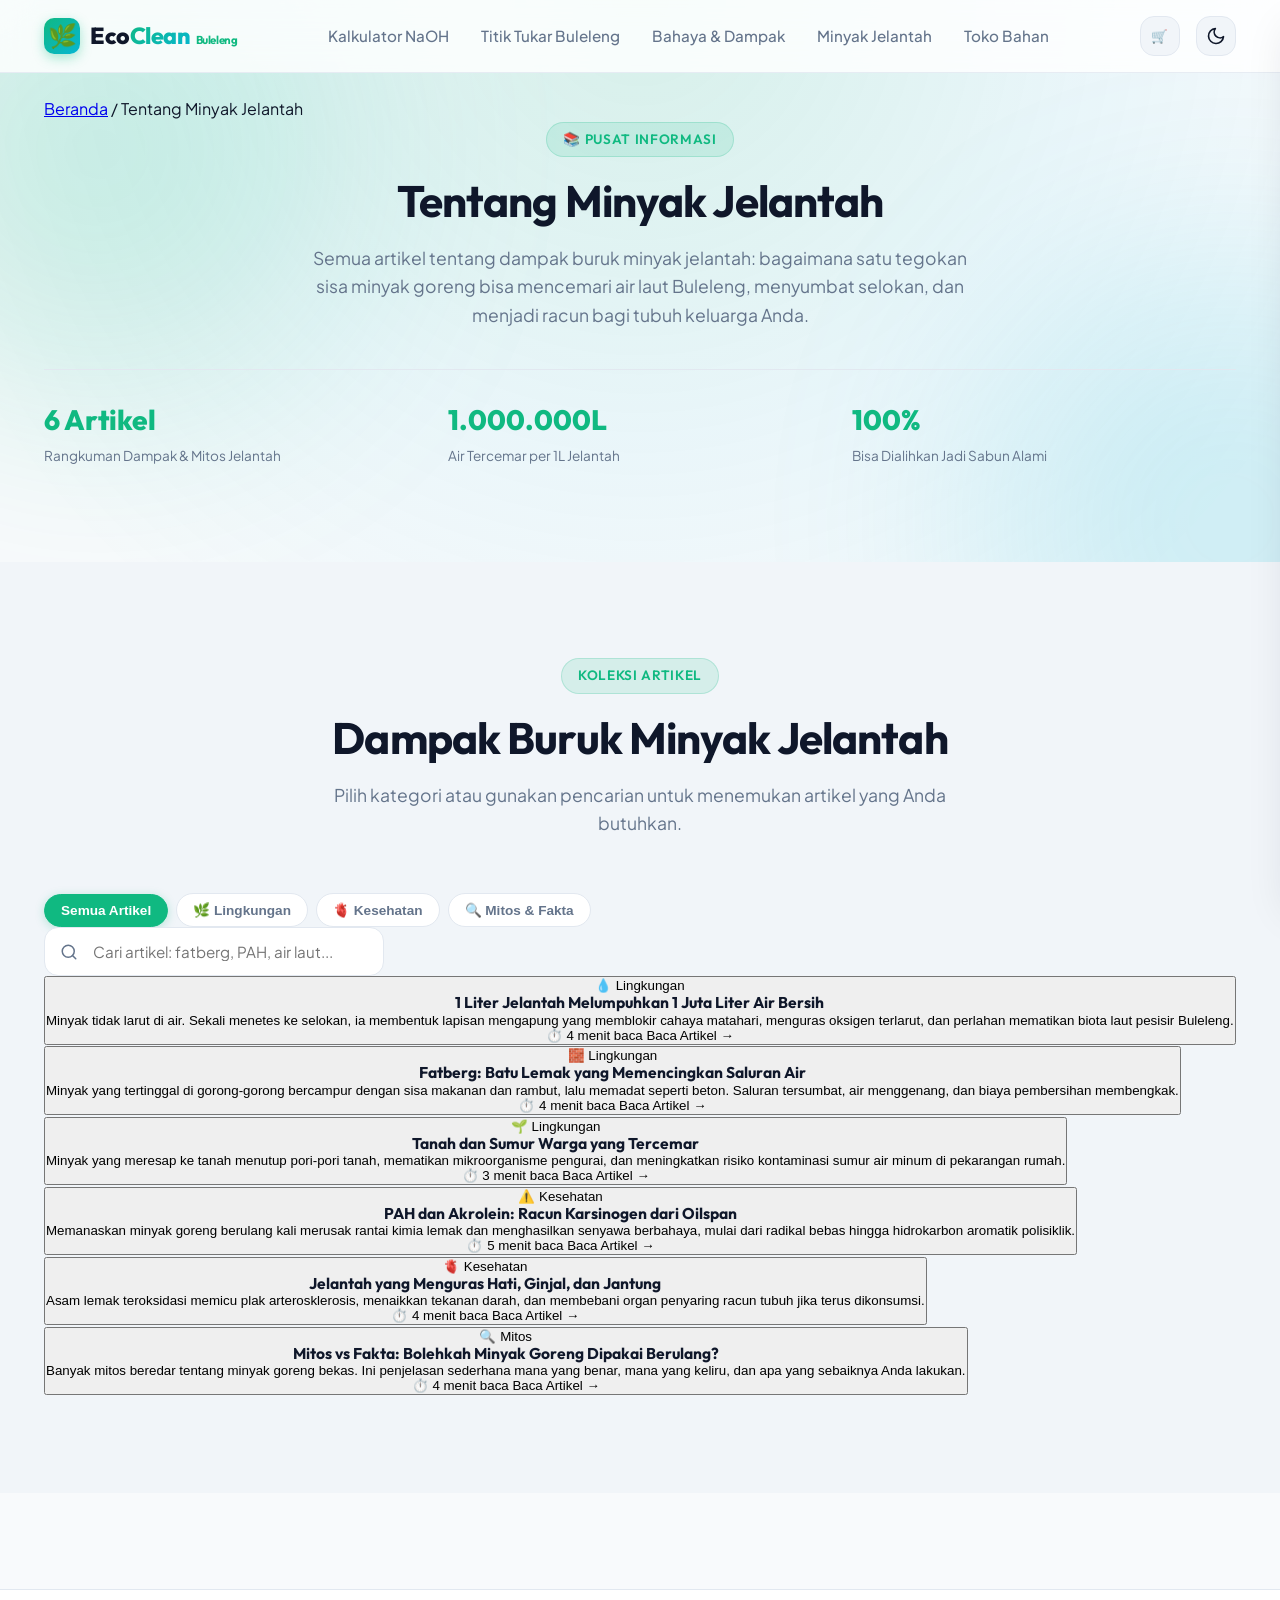
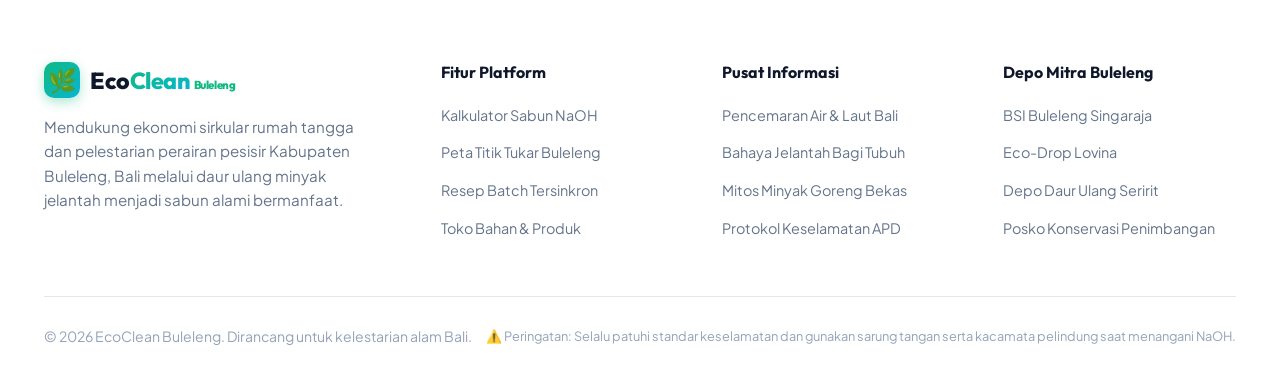
<file: tentang-minyak-jelantah.html>
<!DOCTYPE html>
<html lang="id" data-theme="light">
<head>
  <meta charset="UTF-8">
  <meta name="viewport" content="width=device-width, initial-scale=1.0">

  <!-- Optimasi SEO & Metadata Bahasa Indonesia -->
  <title>Tentang Minyak Jelantah - Bahaya Limbah Minyak Goreng Bekas | EcoClean Buleleng</title>
  <meta name="description" content="Kumpulan artikel tentang dampak buruk minyak jelantah bagi lingkungan dan tubuh: pencemaran air laut Bali, fatberg di selokan, tanah dan sumur tercemar, senyawa karsinogen PAH, hingga mitos minyak goreng ulang.">
  <meta name="keywords" content="bahaya minyak jelantah, dampak minyak jelantah, pencemaran minyak goreng, fatberg, PAH minyak goreng, minyak jelantah buleleng, dampak jelantah kesehatan">
  <meta name="author" content="EcoClean Buleleng">

  <!-- Open Graph / Berbagi Sosial Media -->
  <meta property="og:type" content="article">
  <meta property="og:title" content="Tentang Minyak Jelantah - Bahaya Limbah Minyak Goreng Bekas">
  <meta property="og:description" content="Enam artikel tentang dampak buruk minyak jelantah bagi laut Bali, saluran air, tanah, dan kesehatan keluarga.">
  <meta property="og:image" content="assets/images/hero-soap.jpg">

  <!-- Favicon -->
  <link rel="icon" href="data:image/svg+xml,<svg xmlns=%22http://www.w3.org/2000/svg%22 viewBox=%220 0 100 100%22><text y=%22.9em%22 font-size=%2290%22>🌿</text></svg>">

  <!-- Sistem Desain Kustom -->
  <link rel="stylesheet" href="css/style.css">

  <!-- Data Terstruktur JSON-LD untuk SEO -->
  <script type="application/ld+json">
  {
    "@context": "https://schema.org",
    "@type": "CollectionPage",
    "name": "Tentang Minyak Jelantah",
    "description": "Kumpulan artikel dampak buruk minyak jelantah bagi lingkungan dan kesehatan.",
    "inLanguage": "id-ID",
    "isPartOf": {
      "@type": "WebSite",
      "name": "EcoClean Buleleng"
    },
    "mainEntity": {
      "@type": "ItemList",
      "itemListElement": [
        { "@type": "ListItem", "position": 1, "name": "1 Liter Jelantah Melumpuhkan 1 Juta Liter Air Bersih" },
        { "@type": "ListItem", "position": 2, "name": "Fatberg: Batu Lemak yang Memencingkan Saluran Air" },
        { "@type": "ListItem", "position": 3, "name": "Tanah dan Sumur Warga yang Tercemar" },
        { "@type": "ListItem", "position": 4, "name": "PAH dan Akrolein: Racun Karsinogen dari Oilspan" },
        { "@type": "ListItem", "position": 5, "name": "Jelantah yang Menguras Hati, Ginjal, dan Jantung" },
        { "@type": "ListItem", "position": 6, "name": "Mitos vs Fakta: Bolehkah Minyak Goreng Dipakai Berulang?" }
      ]
    }
  }
  </script>
</head>
<body>

  <!-- Efek Cahaya Latar Belakang -->
  <div class="bg-ambient-lights" aria-hidden="true">
    <div class="ambient-blob-1"></div>
    <div class="ambient-blob-2"></div>
  </div>

  <!-- Bilah Navigasi Utama -->
  <header class="navbar" id="mainNavbar">
    <div class="container nav-container">
      <a href="index.html" class="brand-logo" id="brandLogo">
        <div class="logo-icon">🌿</div>
        <span>Eco<span class="gradient-text">Clean</span> <small style="font-size: 0.72rem; color: var(--primary); font-weight: 700; margin-left: 2px;">Buleleng</small></span>
      </a>

      <nav aria-label="Navigasi Utama">
        <ul class="nav-links">
          <li><a href="index.html#calculator" class="nav-link">Kalkulator NaOH</a></li>
          <li><a href="index.html#locator" class="nav-link">Titik Tukar Buleleng</a></li>
          <li><a href="index.html#education" class="nav-link">Bahaya &amp; Dampak</a></li>
          <li><a href="#daftar-artikel" class="nav-link current">Minyak Jelantah</a></li>
          <li><a href="index.html#shop" class="nav-link">Toko Bahan</a></li>
        </ul>
      </nav>

      <div class="nav-actions">
        <button id="cartToggleBtn" class="theme-toggle-btn" aria-label="Keranjang Belanja" title="Keranjang Belanja" style="position: relative;">
          🛒<span id="cartCountBadge" class="cart-count-badge" style="display: none;">0</span>
        </button>
        <button id="themeToggleBtn" class="theme-toggle-btn" aria-label="Ubah Mode Gelap/Terang" title="Ubah Tema">
          <svg width="20" height="20" viewBox="0 0 24 24" fill="none" stroke="currentColor" stroke-width="2" stroke-linecap="round" stroke-linejoin="round"><path d="M21 12.79A9 9 0 1 1 11.21 3 7 7 0 0 0 21 12.79z"/></svg>
        </button>
        <button id="mobileMenuBtn" class="mobile-menu-btn" aria-label="Buka Menu Navigasi">
          <svg width="24" height="24" viewBox="0 0 24 24" fill="none" stroke="currentColor" stroke-width="2" stroke-linecap="round" stroke-linejoin="round"><line x1="3" y1="12" x2="21" y2="12"></line><line x1="3" y1="6" x2="21" y2="6"></line><line x1="3" y1="18" x2="21" y2="18"></line></svg>
        </button>
      </div>
    </div>
  </header>

  <main>
    <!-- Kepala Halaman: Tentang Minyak Jelantah -->
    <section class="article-hero" id="top">
      <div class="container">
        <nav class="article-breadcrumb" aria-label="Remah Roti">
          <a href="index.html">Beranda</a>
          <span>/</span>
          <span aria-current="page">Tentang Minyak Jelantah</span>
        </nav>

        <div class="section-header" style="margin-bottom: 40px;">
          <span class="section-tag">📚 Pusat Informasi</span>
          <h1 class="section-title">Tentang Minyak Jelantah</h1>
          <p class="section-desc">
            Semua artikel tentang dampak buruk minyak jelantah: bagaimana satu tegokan sisa minyak goreng bisa mencemari air laut Buleleng, menyumbat selokan, dan menjadi racun bagi tubuh keluarga Anda.
          </p>
        </div>

        <div class="hero-stats-row">
          <div class="hero-stat-card">
            <div class="stat-val" id="articleTotalCount">6 Artikel</div>
            <div class="stat-lbl">Rangkuman Dampak &amp; Mitos Jelantah</div>
          </div>
          <div class="hero-stat-card">
            <div class="stat-val">1.000.000L</div>
            <div class="stat-lbl">Air Tercemar per 1L Jelantah</div>
          </div>
          <div class="hero-stat-card">
            <div class="stat-val">100%</div>
            <div class="stat-lbl">Bisa Dialihkan Jadi Sabun Alami</div>
          </div>
        </div>
      </div>
    </section>

    <!-- Daftar Artikel (Grid + Filter + Pencarian) -->
    <section id="daftar-artikel" style="background: var(--bg-subtle);">
      <div class="container">
        <div class="section-header">
          <span class="section-tag">Koleksi Artikel</span>
          <h2 class="section-title">Dampak Buruk Minyak Jelantah</h2>
          <p class="section-desc">
            Pilih kategori atau gunakan pencarian untuk menemukan artikel yang Anda butuhkan.
          </p>
        </div>

        <div class="article-controls-bar">
          <div class="filter-pills-group" style="margin-bottom: 0;">
            <button class="filter-pill article-filter-pill active" data-category="all">Semua Artikel</button>
            <button class="filter-pill article-filter-pill" data-category="Lingkungan">🌿 Lingkungan</button>
            <button class="filter-pill article-filter-pill" data-category="Kesehatan">🫀 Kesehatan</button>
            <button class="filter-pill article-filter-pill" data-category="Mitos">🔍 Mitos &amp; Fakta</button>
          </div>

          <div class="search-input-group" style="max-width: 340px;">
            <svg width="18" height="18" viewBox="0 0 24 24" fill="none" stroke="currentColor" stroke-width="2" stroke-linecap="round" stroke-linejoin="round"><circle cx="11" cy="11" r="8"></circle><line x1="21" y1="21" x2="16.65" y2="16.65"></line></svg>
            <input type="text" id="articleSearchInput" placeholder="Cari artikel: fatberg, PAH, air laut..." aria-label="Cari artikel">
          </div>
        </div>

        <div class="article-grid" id="articleGrid">
          <!-- Dimuat secara dinamis via js/articles.js -->
        </div>
      </div>
    </section>

    <!-- Pembaca Artikel (tampil saat kartu diklik) -->
    <section id="articleReader" hidden>
      <div class="container">
        <div class="article-reader-shell">
          <button id="articleBackBtn" class="btn btn-secondary btn-sm article-back-btn">
            <span>&larr;</span>
            <span>Kembali ke Daftar Artikel</span>
          </button>

          <div id="articleReaderBody">
            <!-- Artikel statis dipindahkan ke sini oleh js/articles.js -->
          </div>

          <div id="articleReaderRelated" class="article-related-box"></div>

          <div class="article-reader-cta">
            <div>
              <h3>Jangan biarkan jelantah jadi masalah</h3>
              <p>Tukar di titik terdekat, atau olah sendiri menjadi sabun alami biodegradabel.</p>
            </div>
            <div class="article-reader-cta-actions">
              <a href="index.html#locator" class="btn btn-primary btn-sm">📍 Cari Titik Tukar</a>
              <a href="index.html#calculator" class="btn btn-secondary btn-sm">🧪 Hitung Takaran Sabun</a>
            </div>
          </div>
        </div>
      </div>
    </section>

    <!-- Pool Penyimpanan Node Artikel Static -->
    <div id="articleSourcePool" hidden>
      <article class="article-full" id="art-1">
        <header class="article-full-header">
          <div class="article-full-meta">
            <span class="article-cat-tag">Lingkungan</span>
            <span class="article-full-read">💧 4 menit baca</span>
          </div>
          <h2 class="article-full-title">1 Liter Jelantah Melumpuhkan 1 Juta Liter Air Bersih</h2>
          <p class="article-full-excerpt">
            Minyak tidak larut di air. Sekali menetes ke selokan, ia membentuk lapisan mengapung yang memblokir cahaya matahari, menguras oksigen terlarut, dan perlahan mematikan biota laut pesisir Buleleng.
          </p>
        </header>

        <div class="article-full-body">
          <p>
            Banyak keluarga mengira sedikit minyak di selokan akan hilang sendiri bersama air hujan.
            Kenyataannya, minyak goreng memiliki berat jenis lebih ringan daripada air sehingga
            membentuk lapisan mengapung di permukaan yang tidak larut dan tidak mudah terurai
            secara alami.
          </p>
          <p>
            Di Kabupaten Buleleng, saluran air dan sungai yang bermuara ke perairan Lovina serta
            Pantai Penimbangan menerima limpasan minyak goreng dari rumah tangga dan warung makan
            setiap hari. Satu botol minyak 1 liter yang terbuang ke saluran air bisa melapisi
            area luasan yang sangat luas dan bertahan berbulan-bulan.
          </p>

          <h3>Minyak Mengapung, Kehidupan Mati</h3>
          <p>
            Begitu minyak membentuk lapisan di permukaan, cahaya matahari tidak lagi mencapai dasar
            perairan. Tanpa cahaya, plankton kehilangan sumber energi utama mereka dan proses
            fotosintesis terhenti. Oksigen yang seharusnya terlarut juga habis karena diuraikan oleh
            mikroorganisme pengurai minyak. Hasilnya kondisi <strong>anoxia</strong>: air yang secara
            kimia masih terlihat bersih, tetapi seluruh kehidupan di dalamnya mati.
          </p>
          <ul>
            <li>Terumbu karang kehilangan sumber makanan berupa plankton dan alga, lalu pucat dan mati.</li>
            <li>Ikan-ikan kecil dan larva udang ikut mati sehingga rantai makanan di laut terputus.</li>
            <li>Burung dan penyu laut kehilangan sumber makanan di daerah pesisir.</li>
            <li>Minyak yang menempel pada karang sulit dibersihkan, sehingga kerusakan berlanjut berbulan-bulan.</li>
          </ul>

          <h3>Air Minum Keluarga pun Berisiko</h3>
          <p>
            Minyak yang meresap ke tanah juga dapat merambat ke sumber air tanah. Sumur warga yang
            tidak terlindungi berisiko terkontaminasi, terutama saat musim hujan ketika air permukaan
            membawa lebih banyak minyak ke dalam tanah.
          </p>

          <div class="article-callout danger">
            <strong>⚠️ Ingat:</strong> jangan pernah menuangkan jelantah ke wastafel, wc, got, atau
            saluran air. Kumpulkan dalam wadah tertutup, lalu tukarkan atau olah menjadi sabun.
          </div>

          <h3>Yang Bisa Anda Lakukan Mulai Hari Ini</h3>
          <ul>
            <li>Simpan jelantah dalam botol air mineral bersih, tutup rapat, dan beri label tanggal.</li>
            <li>Tukar atau olah minimal setiap 5 liter melalui bank sampah atau depot Jelantah terdekat.</li>
            <li>Ubah menjadi sabun melalui Kalkulator NaOH agar tidak terbuang sia-sia.</li>
          </ul>
        </div>

        <footer class="article-full-footer">
          <span class="article-source-note">
            Rangkuman materi edukasi EcoClean Buleleng. Angka 1.000.000 liter air per 1 liter minyak
            umum dipakai pada materi kesadaran lingkungan.
          </span>
        </footer>
      </article>
      <!-- ARTICLES -->
    </div>
  </main>

  <!-- Keranjang Belanja Floating Drawer -->
  <div id="cartDrawer" class="cart-drawer">
    <div class="cart-drawer-header">
      <div class="cart-drawer-title">
        <span>🛒 Keranjang Belanja</span>
      </div>
      <button id="closeCartBtn" class="close-cart-btn" aria-label="Tutup Keranjang">&times;</button>
    </div>
    <div id="cartItemsList" class="cart-items-body">
      <!-- Dimuat dinamis via js/shop.js -->
    </div>
    <div class="cart-drawer-footer">
      <div class="cart-total-row">
        <span>Total Pembayaran:</span>
        <span id="cartTotalPrice" style="color: var(--primary);">Rp 0</span>
      </div>
      <button id="checkoutWaBtn" class="btn btn-primary" style="width: 100%;">
        <span>Pesan via WhatsApp</span>
        <span>💬 &rarr;</span>
      </button>
    </div>
  </div>

  <!-- Kaki Halaman (Footer) -->
  <footer class="footer">
    <div class="container">
      <div class="footer-grid">
        <div class="footer-brand">
          <a href="index.html" class="brand-logo">
            <div class="logo-icon">🌿</div>
            <span>Eco<span class="gradient-text">Clean</span> <small style="font-size: 0.72rem; color: var(--primary);">Buleleng</small></span>
          </a>
          <p>
            Mendukung ekonomi sirkular rumah tangga dan pelestarian perairan pesisir Kabupaten Buleleng, Bali melalui daur ulang minyak jelantah menjadi sabun alami bermanfaat.
          </p>
        </div>

        <div class="footer-col">
          <h5>Fitur Platform</h5>
          <ul>
            <li><a href="index.html#calculator">Kalkulator Sabun NaOH</a></li>
            <li><a href="index.html#locator">Peta Titik Tukar Buleleng</a></li>
            <li><a href="index.html#tutorial">Resep Batch Tersinkron</a></li>
            <li><a href="index.html#shop">Toko Bahan &amp; Produk</a></li>
          </ul>
        </div>

        <div class="footer-col">
          <h5>Pusat Informasi</h5>
          <ul>
            <li><a href="tentang-minyak-jelantah.html#artikel/art-1">Pencemaran Air &amp; Laut Bali</a></li>
            <li><a href="tentang-minyak-jelantah.html#artikel/art-4">Bahaya Jelantah Bagi Tubuh</a></li>
            <li><a href="tentang-minyak-jelantah.html#artikel/art-6">Mitos Minyak Goreng Bekas</a></li>
            <li><a href="index.html#tutorial">Protokol Keselamatan APD</a></li>
          </ul>
        </div>

        <div class="footer-col">
          <h5>Depo Mitra Buleleng</h5>
          <ul>
            <li><a href="index.html#locator">BSI Buleleng Singaraja</a></li>
            <li><a href="index.html#locator">Eco-Drop Lovina</a></li>
            <li><a href="index.html#locator">Depo Daur Ulang Seririt</a></li>
            <li><a href="index.html#locator">Posko Konservasi Penimbangan</a></li>
          </ul>
        </div>
      </div>

      <div class="footer-bottom">
        <div>&copy; 2026 EcoClean Buleleng. Dirancang untuk kelestarian alam Bali.</div>
        <div style="font-size: 0.8rem; color: var(--text-dim);">
          ⚠️ Peringatan: Selalu patuhi standar keselamatan dan gunakan sarung tangan serta kacamata pelindung saat menangani NaOH.
        </div>
      </div>
    </div>
  </footer>

  <!-- Modul Logika Aplikasi -->
  <script src="js/data.js"></script>
  <script src="js/shop.js"></script>
  <script src="js/articles.js"></script>
  <script src="js/app.js"></script>
</body>
</html>
</file>
<file: css/style.css>
/* ==========================================================================
   EcoClean Design System & Global Styles
   ========================================================================== */

@import url('https://fonts.googleapis.com/css2?family=Outfit:wght@400;500;600;700;800&family=Plus+Jakarta+Sans:wght@400;500;600;700&family=JetBrains+Mono:wght@400;600&display=swap');

:root {
  /* Color Palette - Forest & Eco Luminescence */
  --primary: #10b981;
  --primary-hover: #059669;
  --primary-glow: rgba(16, 185, 129, 0.25);
  --primary-subtle: rgba(16, 185, 129, 0.12);
  
  --secondary: #06b6d4;
  --secondary-glow: rgba(6, 182, 212, 0.2);

  --accent-amber: #f59e0b;
  --accent-amber-subtle: rgba(245, 158, 11, 0.15);
  
  --accent-rose: #f43f5e;
  --accent-rose-subtle: rgba(244, 63, 94, 0.15);

  --success: #22c55e;
  --warning: #eab308;
  --danger: #ef4444;

  /* Typography */
  --font-heading: 'Outfit', -apple-system, BlinkMacSystemFont, sans-serif;
  --font-body: 'Plus Jakarta Sans', -apple-system, BlinkMacSystemFont, sans-serif;
  --font-mono: 'JetBrains Mono', monospace;

  /* Spacing */
  --radius-sm: 8px;
  --radius-md: 14px;
  --radius-lg: 20px;
  --radius-xl: 28px;
  --radius-full: 9999px;

  /* Transitions */
  --transition-fast: 0.18s cubic-bezier(0.16, 1, 0.3, 1);
  --transition-smooth: 0.3s cubic-bezier(0.16, 1, 0.3, 1);
  --transition-bounce: 0.45s cubic-bezier(0.34, 1.56, 0.64, 1);
}

/* Light Theme (Default) */
[data-theme="light"], :root {
  --bg-main: #f8fafc;
  --bg-surface: #ffffff;
  --bg-surface-elevated: #ffffff;
  --bg-surface-translucent: rgba(255, 255, 255, 0.82);
  --bg-glass: rgba(255, 255, 255, 0.7);
  --bg-subtle: #f1f5f9;
  --bg-subtle-hover: #e2e8f0;

  --border-subtle: #e2e8f0;
  --border-focus: #10b981;
  --border-glass: rgba(226, 232, 240, 0.8);

  --text-main: #0f172a;
  --text-muted: #64748b;
  --text-dim: #94a3b8;
  --text-inverse: #ffffff;

  --shadow-sm: 0 2px 6px rgba(15, 23, 42, 0.04);
  --shadow-md: 0 8px 24px -4px rgba(15, 23, 42, 0.07);
  --shadow-lg: 0 20px 40px -8px rgba(15, 23, 42, 0.1);
  --shadow-glow: 0 0 35px rgba(16, 185, 129, 0.2);

  --gradient-hero: radial-gradient(circle at 50% 0%, rgba(16, 185, 129, 0.15) 0%, rgba(6, 182, 212, 0.06) 40%, transparent 70%);
  --map-filter: none;
}

/* Dark Theme (Curated Obsidian & Mint Glow) */
[data-theme="dark"] {
  --bg-main: #090e17;
  --bg-surface: #0f172a;
  --bg-surface-elevated: #1e293b;
  --bg-surface-translucent: rgba(15, 23, 42, 0.85);
  --bg-glass: rgba(15, 23, 42, 0.65);
  --bg-subtle: #172033;
  --bg-subtle-hover: #23314d;

  --border-subtle: #1e293b;
  --border-focus: #34d399;
  --border-glass: rgba(255, 255, 255, 0.08);

  --text-main: #f8fafc;
  --text-muted: #94a3b8;
  --text-dim: #64748b;
  --text-inverse: #090e17;

  --shadow-sm: 0 2px 8px rgba(0, 0, 0, 0.35);
  --shadow-md: 0 10px 30px rgba(0, 0, 0, 0.5);
  --shadow-lg: 0 24px 50px rgba(0, 0, 0, 0.65);
  --shadow-glow: 0 0 40px rgba(16, 185, 129, 0.35);

  --gradient-hero: radial-gradient(circle at 50% 0%, rgba(16, 185, 129, 0.22) 0%, rgba(6, 182, 212, 0.1) 45%, transparent 75%);
  --map-filter: invert(100%) hue-rotate(180deg) brightness(95%) contrast(90%);
}

/* Base Reset & Global Styles */
*, *::before, *::after {
  box-sizing: border-box;
  margin: 0;
  padding: 0;
}

html {
  scroll-behavior: smooth;
  font-size: 16px;
  -webkit-font-smoothing: antialiased;
  -moz-osx-font-smoothing: grayscale;
}

body {
  font-family: var(--font-body);
  background-color: var(--bg-main);
  color: var(--text-main);
  line-height: 1.6;
  min-height: 100vh;
  position: relative;
  overflow-x: hidden;
  transition: background-color var(--transition-smooth), color var(--transition-smooth);
}

/* Ambient Background Lights */
.bg-ambient-lights {
  position: fixed;
  inset: 0;
  pointer-events: none;
  z-index: 0;
  background: var(--gradient-hero);
  overflow: hidden;
}

.ambient-blob-1, .ambient-blob-2 {
  position: absolute;
  width: 500px;
  height: 500px;
  border-radius: 50%;
  filter: blur(120px);
  opacity: 0.18;
  pointer-events: none;
}

.ambient-blob-1 {
  top: -100px;
  left: -150px;
  background: var(--primary);
}

.ambient-blob-2 {
  top: 30%;
  right: -200px;
  background: var(--secondary);
}

/* Layout Utilities */
.container {
  width: 100%;
  max-width: 1240px;
  margin-left: auto;
  margin-right: auto;
  padding-left: 24px;
  padding-right: 24px;
  position: relative;
  z-index: 1;
}

section {
  padding: 96px 0;
  position: relative;
}

/* Typography */
h1, h2, h3, h4, h5, h6 {
  font-family: var(--font-heading);
  font-weight: 700;
  line-height: 1.25;
  color: var(--text-main);
}

.gradient-text {
  background: linear-gradient(135deg, #10b981 0%, #06b6d4 100%);
  -webkit-background-clip: text;
  -webkit-text-fill-color: transparent;
  display: inline-block;
}

.section-header {
  text-align: center;
  max-width: 680px;
  margin: 0 auto 56px auto;
}

.section-tag {
  display: inline-flex;
  align-items: center;
  gap: 8px;
  padding: 6px 16px;
  border-radius: var(--radius-full);
  background: var(--primary-subtle);
  color: var(--primary);
  font-family: var(--font-heading);
  font-size: 0.85rem;
  font-weight: 600;
  letter-spacing: 0.05em;
  text-transform: uppercase;
  margin-bottom: 16px;
  border: 1px solid rgba(16, 185, 129, 0.2);
}

.section-title {
  font-size: clamp(2rem, 4vw, 2.75rem);
  letter-spacing: -0.02em;
  margin-bottom: 16px;
}

.section-desc {
  font-size: 1.1rem;
  color: var(--text-muted);
}

/* Navigation Bar */
.navbar {
  position: fixed;
  top: 0;
  left: 0;
  right: 0;
  z-index: 1000;
  padding: 16px 0;
  background: var(--bg-surface-translucent);
  backdrop-filter: blur(16px);
  -webkit-backdrop-filter: blur(16px);
  border-bottom: 1px solid var(--border-glass);
  transition: all var(--transition-smooth);
}

.navbar.scrolled {
  padding: 12px 0;
  box-shadow: var(--shadow-sm);
}

.nav-container {
  display: flex;
  align-items: center;
  justify-content: space-between;
}

.brand-logo {
  display: flex;
  align-items: center;
  gap: 10px;
  text-decoration: none;
  font-family: var(--font-heading);
  font-size: 1.45rem;
  font-weight: 800;
  color: var(--text-main);
  letter-spacing: -0.02em;
}

.brand-logo .logo-icon {
  width: 36px;
  height: 36px;
  border-radius: 10px;
  background: linear-gradient(135deg, #10b981, #06b6d4);
  display: flex;
  align-items: center;
  justify-content: center;
  color: #ffffff;
  box-shadow: 0 4px 12px rgba(16, 185, 129, 0.35);
}

.nav-links {
  display: flex;
  align-items: center;
  gap: 32px;
  list-style: none;
}

.nav-link {
  text-decoration: none;
  color: var(--text-muted);
  font-weight: 500;
  font-size: 0.95rem;
  position: relative;
  transition: color var(--transition-fast);
}

.nav-link:hover, .nav-link.active {
  color: var(--primary);
}

.nav-link::after {
  content: '';
  position: absolute;
  bottom: -4px;
  left: 0;
  width: 0%;
  height: 2px;
  background: var(--primary);
  border-radius: 2px;
  transition: width var(--transition-smooth);
}

.nav-link:hover::after, .nav-link.active::after {
  width: 100%;
}

.nav-actions {
  display: flex;
  align-items: center;
  gap: 16px;
}

.theme-toggle-btn {
  background: var(--bg-subtle);
  border: 1px solid var(--border-subtle);
  color: var(--text-main);
  width: 40px;
  height: 40px;
  border-radius: var(--radius-md);
  display: flex;
  align-items: center;
  justify-content: center;
  cursor: pointer;
  transition: all var(--transition-fast);
}

.theme-toggle-btn:hover {
  background: var(--bg-subtle-hover);
  transform: translateY(-1px);
}

.mobile-menu-btn {
  display: none;
  background: transparent;
  border: none;
  color: var(--text-main);
  cursor: pointer;
  padding: 8px;
}

/* Hero Section */
.hero-section {
  padding-top: 160px;
  padding-bottom: 96px;
  position: relative;
}

.hero-grid {
  display: grid;
  grid-template-columns: 1.15fr 0.85fr;
  gap: 48px;
  align-items: center;
}

.hero-badge {
  display: inline-flex;
  align-items: center;
  gap: 8px;
  background: var(--primary-subtle);
  border: 1px solid rgba(16, 185, 129, 0.25);
  color: var(--primary);
  padding: 6px 16px;
  border-radius: var(--radius-full);
  font-size: 0.88rem;
  font-weight: 600;
  margin-bottom: 24px;
}

.hero-badge .pulse-dot {
  width: 8px;
  height: 8px;
  background: var(--primary);
  border-radius: 50%;
  box-shadow: 0 0 10px var(--primary);
  animation: pulseAnimation 2s infinite;
}

@keyframes pulseAnimation {
  0% { transform: scale(0.95); opacity: 0.8; }
  50% { transform: scale(1.25); opacity: 1; }
  100% { transform: scale(0.95); opacity: 0.8; }
}

.hero-title {
  font-size: clamp(2.5rem, 5vw, 3.8rem);
  font-weight: 800;
  letter-spacing: -0.03em;
  margin-bottom: 20px;
}

.hero-subtitle {
  font-size: 1.18rem;
  color: var(--text-muted);
  line-height: 1.7;
  margin-bottom: 36px;
  max-width: 580px;
}

.hero-cta-group {
  display: flex;
  align-items: center;
  flex-wrap: wrap;
  gap: 16px;
  margin-bottom: 48px;
}

.btn {
  display: inline-flex;
  align-items: center;
  justify-content: center;
  gap: 10px;
  font-family: var(--font-heading);
  font-weight: 600;
  font-size: 1rem;
  padding: 14px 28px;
  border-radius: var(--radius-md);
  text-decoration: none;
  cursor: pointer;
  border: none;
  transition: all var(--transition-fast);
}

.btn-primary {
  background: linear-gradient(135deg, #10b981, #059669);
  color: #ffffff;
  box-shadow: 0 4px 18px var(--primary-glow);
}

.btn-primary:hover {
  transform: translateY(-2px);
  box-shadow: 0 8px 25px rgba(16, 185, 129, 0.4);
}

.btn-secondary {
  background: var(--bg-surface);
  color: var(--text-main);
  border: 1px solid var(--border-subtle);
  box-shadow: var(--shadow-sm);
}

.btn-secondary:hover {
  background: var(--bg-subtle);
  border-color: var(--text-muted);
  transform: translateY(-2px);
}

.btn-sm {
  padding: 8px 16px;
  font-size: 0.88rem;
}

.hero-stats-row {
  display: grid;
  grid-template-columns: repeat(3, 1fr);
  gap: 20px;
  border-top: 1px solid var(--border-subtle);
  padding-top: 28px;
}

.hero-stat-card .stat-val {
  font-family: var(--font-heading);
  font-size: 1.75rem;
  font-weight: 800;
  color: var(--primary);
}

.hero-stat-card .stat-lbl {
  font-size: 0.85rem;
  color: var(--text-muted);
  margin-top: 2px;
}

/* Hero Visual Card */
.hero-visual-card {
  background: var(--bg-surface);
  border: 1px solid var(--border-glass);
  border-radius: var(--radius-xl);
  padding: 32px;
  box-shadow: var(--shadow-lg);
  backdrop-filter: blur(12px);
  position: relative;
  overflow: hidden;
}

.hero-visual-card::before {
  content: '';
  position: absolute;
  top: 0;
  left: 0;
  right: 0;
  height: 4px;
  background: linear-gradient(90deg, #10b981, #06b6d4, #f59e0b);
}

.quick-preview-badge {
  display: inline-flex;
  align-items: center;
  gap: 6px;
  background: var(--primary-subtle);
  color: var(--primary);
  font-size: 0.8rem;
  font-weight: 700;
  padding: 4px 10px;
  border-radius: var(--radius-sm);
  margin-bottom: 20px;
}

.visual-preview-metric {
  display: flex;
  align-items: baseline;
  gap: 12px;
  margin-bottom: 8px;
}

.visual-preview-val {
  font-size: 3rem;
  font-family: var(--font-heading);
  font-weight: 800;
  color: var(--text-main);
}

.visual-preview-unit {
  font-size: 1.25rem;
  font-weight: 600;
  color: var(--primary);
}

/* Glass Card Global Class */
.card-glass {
  background: var(--bg-surface);
  border: 1px solid var(--border-subtle);
  border-radius: var(--radius-lg);
  padding: 32px;
  box-shadow: var(--shadow-md);
  transition: transform var(--transition-smooth), box-shadow var(--transition-smooth), border-color var(--transition-smooth);
}

.card-glass:hover {
  box-shadow: var(--shadow-lg);
  border-color: rgba(16, 185, 129, 0.3);
}

/* ==========================================================================
   FEATURE 1: NaOH Saponification Calculator
   ========================================================================== */
.calc-wrapper {
  display: grid;
  grid-template-columns: 1.2fr 0.8fr;
  gap: 32px;
  background: var(--bg-surface);
  border: 1px solid var(--border-subtle);
  border-radius: var(--radius-xl);
  padding: 40px;
  box-shadow: var(--shadow-lg);
  position: relative;
}

.calc-input-pane {
  display: flex;
  flex-direction: column;
  gap: 28px;
}

.form-group-label {
  display: flex;
  justify-content: space-between;
  align-items: center;
  font-weight: 600;
  font-size: 1rem;
  margin-bottom: 12px;
}

.oil-input-box {
  display: flex;
  align-items: center;
  background: var(--bg-subtle);
  border: 2px solid var(--border-subtle);
  border-radius: var(--radius-md);
  padding: 6px 16px;
  transition: border-color var(--transition-fast);
}

.oil-input-box:focus-within {
  border-color: var(--primary);
  box-shadow: 0 0 0 3px var(--primary-glow);
}

.oil-input-box input[type="number"] {
  width: 100%;
  font-family: var(--font-heading);
  font-size: 1.75rem;
  font-weight: 700;
  background: transparent;
  border: none;
  outline: none;
  color: var(--text-main);
}

.oil-unit-tag {
  font-family: var(--font-heading);
  font-size: 1.15rem;
  font-weight: 700;
  color: var(--primary);
  background: var(--bg-surface);
  padding: 4px 12px;
  border-radius: var(--radius-sm);
  box-shadow: var(--shadow-sm);
}

.slider-container {
  margin-top: 14px;
}

.custom-range-slider {
  -webkit-appearance: none;
  width: 100%;
  height: 8px;
  border-radius: 4px;
  background: linear-gradient(90deg, var(--primary) 0%, var(--bg-subtle-hover) 0%);
  outline: none;
  cursor: pointer;
}

.custom-range-slider::-webkit-slider-thumb {
  -webkit-appearance: none;
  appearance: none;
  width: 24px;
  height: 24px;
  border-radius: 50%;
  background: var(--primary);
  cursor: pointer;
  border: 3px solid #ffffff;
  box-shadow: 0 2px 8px rgba(0, 0, 0, 0.25);
  transition: transform var(--transition-fast);
}

.custom-range-slider::-webkit-slider-thumb:hover {
  transform: scale(1.15);
}

.preset-buttons-row {
  display: flex;
  align-items: center;
  gap: 10px;
  flex-wrap: wrap;
}

.preset-btn {
  background: var(--bg-subtle);
  border: 1px solid var(--border-subtle);
  color: var(--text-main);
  padding: 8px 16px;
  border-radius: var(--radius-md);
  font-family: var(--font-heading);
  font-weight: 600;
  font-size: 0.9rem;
  cursor: pointer;
  transition: all var(--transition-fast);
}

.preset-btn:hover, .preset-btn.active {
  background: var(--primary-subtle);
  border-color: var(--primary);
  color: var(--primary);
}

.formula-explainer-banner {
  background: var(--bg-subtle);
  border-left: 4px solid var(--secondary);
  border-radius: 0 var(--radius-md) var(--radius-md) 0;
  padding: 14px 18px;
  font-size: 0.92rem;
  color: var(--text-muted);
}

.formula-explainer-banner code {
  font-family: var(--font-mono);
  font-weight: 600;
  color: var(--secondary);
  background: rgba(6, 182, 212, 0.1);
  padding: 2px 6px;
  border-radius: 4px;
}

/* Calculator Results Card */
.calc-result-pane {
  background: linear-gradient(145deg, var(--bg-subtle) 0%, var(--bg-surface) 100%);
  border: 1px solid var(--border-subtle);
  border-radius: var(--radius-lg);
  padding: 32px;
  display: flex;
  flex-direction: column;
  justify-content: space-between;
  box-shadow: var(--shadow-sm);
  position: relative;
  overflow: hidden;
}

.calc-result-pane::before {
  content: '';
  position: absolute;
  top: 0;
  right: 0;
  width: 140px;
  height: 140px;
  background: var(--primary-glow);
  filter: blur(40px);
  border-radius: 50%;
  pointer-events: none;
}

.res-highlight-box {
  margin-bottom: 24px;
}

.res-label {
  font-size: 0.88rem;
  font-weight: 600;
  color: var(--text-muted);
  text-transform: uppercase;
  letter-spacing: 0.05em;
  margin-bottom: 8px;
}

.res-big-number {
  font-family: var(--font-heading);
  font-size: clamp(2.5rem, 5vw, 3.5rem);
  font-weight: 800;
  color: var(--primary);
  line-height: 1;
}

.res-submetrics {
  display: grid;
  grid-template-columns: 1fr 1fr;
  gap: 16px;
  padding: 18px 0;
  border-top: 1px solid var(--border-subtle);
  border-bottom: 1px solid var(--border-subtle);
  margin-bottom: 24px;
}

.submetric-item .sub-lbl {
  font-size: 0.82rem;
  color: var(--text-muted);
}

.submetric-item .sub-val {
  font-family: var(--font-heading);
  font-size: 1.3rem;
  font-weight: 700;
  color: var(--text-main);
  margin-top: 2px;
}

.calc-actions-column {
  display: flex;
  flex-direction: column;
  gap: 12px;
}

/* ==========================================================================
   FEATURE 2: UCO Drop-off & Exchange Locator
   ========================================================================== */
.locator-controls-bar {
  display: flex;
  align-items: center;
  justify-content: space-between;
  gap: 16px;
  flex-wrap: wrap;
  margin-bottom: 28px;
}

.search-input-group {
  flex: 1;
  min-width: 280px;
  position: relative;
}

.search-input-group svg {
  position: absolute;
  left: 16px;
  top: 50%;
  transform: translateY(-50%);
  color: var(--text-muted);
}

.search-input-group input {
  width: 100%;
  padding: 14px 16px 14px 48px;
  background: var(--bg-surface);
  border: 1px solid var(--border-subtle);
  border-radius: var(--radius-md);
  font-family: var(--font-body);
  font-size: 0.95rem;
  color: var(--text-main);
  outline: none;
  transition: all var(--transition-fast);
}

.search-input-group input:focus {
  border-color: var(--primary);
  box-shadow: 0 0 0 3px var(--primary-glow);
}

.filter-pills-group {
  display: flex;
  align-items: center;
  gap: 8px;
  flex-wrap: wrap;
}

.filter-pill {
  padding: 8px 16px;
  border-radius: var(--radius-full);
  background: var(--bg-surface);
  border: 1px solid var(--border-subtle);
  color: var(--text-muted);
  font-size: 0.85rem;
  font-weight: 600;
  cursor: pointer;
  transition: all var(--transition-fast);
}

.filter-pill:hover, .filter-pill.active {
  background: var(--primary);
  color: #ffffff;
  border-color: var(--primary);
  box-shadow: 0 2px 10px var(--primary-glow);
}

.locator-split-layout {
  display: grid;
  grid-template-columns: 1fr 1fr;
  gap: 28px;
  min-height: 580px;
}

.map-container-wrapper {
  background: var(--bg-surface);
  border: 1px solid var(--border-subtle);
  border-radius: var(--radius-lg);
  overflow: hidden;
  position: relative;
  box-shadow: var(--shadow-md);
  height: 580px;
}

#googleMap, #leafletMap {
  width: 100%;
  height: 100%;
  border-radius: var(--radius-lg);
  background: var(--bg-subtle);
}

.locations-list-scroll {
  display: flex;
  flex-direction: column;
  gap: 16px;
  max-height: 580px;
  overflow-y: auto;
  padding-right: 8px;
}

.locations-list-scroll::-webkit-scrollbar {
  width: 6px;
}

.locations-list-scroll::-webkit-scrollbar-thumb {
  background: var(--border-subtle);
  border-radius: 3px;
}

.location-item-card {
  background: var(--bg-surface);
  border: 1px solid var(--border-subtle);
  border-radius: var(--radius-md);
  padding: 22px;
  cursor: pointer;
  transition: all var(--transition-fast);
  position: relative;
}

.location-item-card:hover, .location-item-card.selected {
  border-color: var(--primary);
  box-shadow: 0 4px 18px var(--primary-glow);
  transform: translateY(-2px);
}

.loc-card-header {
  display: flex;
  justify-content: space-between;
  align-items: flex-start;
  gap: 12px;
  margin-bottom: 8px;
}

.loc-card-title {
  font-size: 1.15rem;
  font-weight: 700;
  color: var(--text-main);
}

.badge-reward {
  display: inline-flex;
  align-items: center;
  gap: 6px;
  padding: 4px 10px;
  border-radius: var(--radius-sm);
  font-size: 0.78rem;
  font-weight: 700;
  background: var(--primary-subtle);
  color: var(--primary);
}

.loc-card-address {
  font-size: 0.88rem;
  color: var(--text-muted);
  margin-bottom: 12px;
  display: flex;
  align-items: center;
  gap: 6px;
}

.loc-meta-grid {
  display: grid;
  grid-template-columns: 1fr 1fr;
  gap: 8px;
  font-size: 0.82rem;
  padding-top: 10px;
  border-top: 1px solid var(--border-subtle);
}

.loc-meta-item {
  color: var(--text-muted);
}

.loc-meta-item strong {
  color: var(--text-main);
}

.loc-card-actions {
  display: flex;
  align-items: center;
  gap: 10px;
  margin-top: 14px;
}

/* ==========================================================================
   FEATURE 3: Educational Hub (Environmental & Health Dangers)
   ========================================================================== */
.edu-cards-grid {
  display: grid;
  grid-template-columns: repeat(2, 1fr);
  gap: 32px;
  margin-bottom: 56px;
}

.edu-card {
  background: var(--bg-surface);
  border: 1px solid var(--border-subtle);
  border-radius: var(--radius-xl);
  padding: 36px;
  position: relative;
  overflow: hidden;
  box-shadow: var(--shadow-md);
}

.edu-card-top-icon {
  width: 52px;
  height: 52px;
  border-radius: var(--radius-md);
  display: flex;
  align-items: center;
  justify-content: center;
  margin-bottom: 20px;
}

.edu-card.env .edu-card-top-icon {
  background: var(--primary-subtle);
  color: var(--primary);
}

.edu-card.health .edu-card-top-icon {
  background: var(--accent-rose-subtle);
  color: var(--accent-rose);
}

.edu-card-title {
  font-size: 1.5rem;
  margin-bottom: 12px;
}

.danger-bullets-list {
  list-style: none;
  display: flex;
  flex-direction: column;
  gap: 16px;
  margin-top: 24px;
}

.danger-bullet-item {
  display: flex;
  align-items: flex-start;
  gap: 14px;
}

.bullet-icon {
  flex-shrink: 0;
  width: 24px;
  height: 24px;
  border-radius: 50%;
  display: flex;
  align-items: center;
  justify-content: center;
  font-size: 0.85rem;
  margin-top: 2px;
}

.env .bullet-icon {
  background: var(--primary-subtle);
  color: var(--primary);
}

.health .bullet-icon {
  background: var(--accent-rose-subtle);
  color: var(--accent-rose);
}

/* Interactive Eco-Impact Simulator */
.impact-simulator-box {
  background: linear-gradient(135deg, rgba(16, 185, 129, 0.08) 0%, rgba(6, 182, 212, 0.06) 100%);
  border: 1px solid rgba(16, 185, 129, 0.25);
  border-radius: var(--radius-xl);
  padding: 40px;
  text-align: center;
}

.impact-metrics-row {
  display: grid;
  grid-template-columns: repeat(3, 1fr);
  gap: 24px;
  margin-top: 36px;
}

.impact-metric-card {
  background: var(--bg-surface);
  border: 1px solid var(--border-subtle);
  border-radius: var(--radius-lg);
  padding: 24px;
  box-shadow: var(--shadow-sm);
}

.impact-metric-card .metric-val {
  font-family: var(--font-heading);
  font-size: clamp(1.8rem, 3.5vw, 2.5rem);
  font-weight: 800;
  color: var(--primary);
  line-height: 1.2;
}

.impact-metric-card .metric-label {
  font-size: 0.88rem;
  color: var(--text-muted);
  margin-top: 6px;
}

/* ==========================================================================
   FEATURE 4: DIY Soap Making Tutorial
   ========================================================================== */
.tutorial-banner-sync {
  background: var(--bg-surface);
  border: 1px solid var(--border-subtle);
  border-left: 6px solid var(--primary);
  border-radius: var(--radius-lg);
  padding: 24px 32px;
  display: flex;
  align-items: center;
  justify-content: space-between;
  gap: 20px;
  flex-wrap: wrap;
  margin-bottom: 40px;
  box-shadow: var(--shadow-sm);
}

.sync-info-title {
  font-family: var(--font-heading);
  font-size: 1.15rem;
  font-weight: 700;
}

.sync-pills-group {
  display: flex;
  align-items: center;
  gap: 12px;
  flex-wrap: wrap;
}

.sync-pill {
  background: var(--bg-subtle);
  padding: 6px 14px;
  border-radius: var(--radius-md);
  font-size: 0.9rem;
  font-weight: 600;
}

.sync-pill span {
  color: var(--primary);
  font-weight: 800;
}

/* Safety Gate Box */
.safety-gate-card {
  background: linear-gradient(135deg, rgba(245, 158, 11, 0.08) 0%, var(--bg-surface) 100%);
  border: 2px solid var(--accent-amber);
  border-radius: var(--radius-lg);
  padding: 32px;
  margin-bottom: 48px;
}

.safety-gate-header {
  display: flex;
  align-items: center;
  gap: 14px;
  margin-bottom: 16px;
}

.safety-warning-badge {
  background: var(--accent-amber);
  color: #000000;
  font-family: var(--font-heading);
  font-weight: 800;
  font-size: 0.8rem;
  padding: 4px 10px;
  border-radius: var(--radius-sm);
  text-transform: uppercase;
}

.safety-checkbox-list {
  display: grid;
  grid-template-columns: repeat(auto-fit, minmax(240px, 1fr));
  gap: 14px;
  margin: 20px 0;
}

.safety-checkbox-item {
  display: flex;
  align-items: center;
  gap: 10px;
  background: var(--bg-surface);
  border: 1px solid var(--border-subtle);
  padding: 12px 16px;
  border-radius: var(--radius-md);
  cursor: pointer;
  user-select: none;
}

.safety-checkbox-item input[type="checkbox"] {
  width: 18px;
  height: 18px;
  accent-color: var(--primary);
  cursor: pointer;
}

/* Step-by-Step Flow */
.tutorial-steps-container {
  display: flex;
  flex-direction: column;
  gap: 32px;
}

.tutorial-step-card {
  background: var(--bg-surface);
  border: 1px solid var(--border-subtle);
  border-radius: var(--radius-xl);
  padding: 36px;
  position: relative;
  box-shadow: var(--shadow-sm);
  transition: all var(--transition-fast);
}

.tutorial-step-card:hover {
  border-color: rgba(16, 185, 129, 0.4);
}

.step-header-row {
  display: flex;
  align-items: center;
  gap: 16px;
  margin-bottom: 18px;
}

.step-num-badge {
  width: 44px;
  height: 44px;
  border-radius: var(--radius-md);
  background: var(--primary-subtle);
  color: var(--primary);
  font-family: var(--font-heading);
  font-weight: 800;
  font-size: 1.25rem;
  display: flex;
  align-items: center;
  justify-content: center;
}

.step-title {
  font-size: 1.35rem;
}

.step-content-body {
  color: var(--text-muted);
  font-size: 1rem;
  line-height: 1.7;
}

.step-recipe-callout {
  background: var(--bg-subtle);
  border-radius: var(--radius-md);
  padding: 16px 20px;
  margin: 18px 0;
  font-family: var(--font-heading);
  font-weight: 600;
  color: var(--text-main);
  display: flex;
  align-items: center;
  gap: 10px;
}

.step-recipe-callout strong {
  color: var(--primary);
}

.step-alert-box {
  background: rgba(239, 68, 68, 0.08);
  border-left: 4px solid var(--accent-rose);
  border-radius: 0 var(--radius-md) var(--radius-md) 0;
  padding: 12px 18px;
  color: var(--text-main);
  font-size: 0.92rem;
  margin-top: 16px;
}

/* Accordion for Troubleshooting */
.faq-accordion {
  display: flex;
  flex-direction: column;
  gap: 12px;
  margin-top: 40px;
}

.accordion-item {
  background: var(--bg-surface);
  border: 1px solid var(--border-subtle);
  border-radius: var(--radius-md);
  overflow: hidden;
}

.accordion-header {
  width: 100%;
  padding: 18px 24px;
  background: transparent;
  border: none;
  display: flex;
  align-items: center;
  justify-content: space-between;
  font-family: var(--font-heading);
  font-size: 1.05rem;
  font-weight: 600;
  color: var(--text-main);
  cursor: pointer;
  text-align: left;
}

.accordion-content {
  padding: 0 24px 20px 24px;
  color: var(--text-muted);
  display: none;
  font-size: 0.95rem;
  line-height: 1.6;
}

.accordion-item.open .accordion-content {
  display: block;
}

.accordion-item.open .accordion-header svg {
  transform: rotate(180deg);
}

/* Toast Notifications */
.toast-container {
  position: fixed;
  bottom: 24px;
  right: 24px;
  z-index: 9999;
  display: flex;
  flex-direction: column;
  gap: 10px;
  pointer-events: none;
}

.toast {
  pointer-events: auto;
  background: var(--bg-surface-elevated);
  border: 1px solid var(--primary);
  color: var(--text-main);
  padding: 14px 20px;
  border-radius: var(--radius-md);
  box-shadow: var(--shadow-lg);
  display: flex;
  align-items: center;
  gap: 10px;
  font-size: 0.92rem;
  font-weight: 500;
  animation: toastIn 0.3s cubic-bezier(0.16, 1, 0.3, 1) forwards;
}

@keyframes toastIn {
  from { opacity: 0; transform: translateY(20px) scale(0.95); }
  to { opacity: 1; transform: translateY(0) scale(1); }
}

/* Footer */
.footer {
  background: var(--bg-surface);
  border-top: 1px solid var(--border-subtle);
  padding: 72px 0 36px 0;
  margin-top: 96px;
}

.footer-grid {
  display: grid;
  grid-template-columns: 1.5fr repeat(3, 1fr);
  gap: 48px;
  margin-bottom: 56px;
}

.footer-brand p {
  color: var(--text-muted);
  font-size: 0.95rem;
  margin-top: 16px;
  max-width: 320px;
}

.footer-col h5 {
  font-size: 1rem;
  margin-bottom: 20px;
  color: var(--text-main);
}

.footer-col ul {
  list-style: none;
  display: flex;
  flex-direction: column;
  gap: 12px;
}

.footer-col a {
  text-decoration: none;
  color: var(--text-muted);
  font-size: 0.9rem;
  transition: color var(--transition-fast);
}

.footer-col a:hover {
  color: var(--primary);
}

.footer-bottom {
  border-top: 1px solid var(--border-subtle);
  padding-top: 28px;
  display: flex;
  align-items: center;
  justify-content: space-between;
  color: var(--text-dim);
  font-size: 0.88rem;
}

/* Responsive Media Queries */
@media (max-width: 1024px) {
  .hero-grid {
    grid-template-columns: 1fr;
    text-align: center;
  }
  .hero-subtitle {
    margin-left: auto;
    margin-right: auto;
  }
  .hero-cta-group {
    justify-content: center;
  }
  .calc-wrapper {
    grid-template-columns: 1fr;
  }
  .locator-split-layout {
    grid-template-columns: 1fr;
  }
  .map-container-wrapper {
    height: 420px;
  }
  .edu-cards-grid {
    grid-template-columns: 1fr;
  }
  .footer-grid {
    grid-template-columns: 1fr 1fr;
  }
}

@media (max-width: 768px) {
  .nav-links {
    display: none;
  }
  .mobile-menu-btn {
    display: block;
  }
  .hero-stats-row {
    grid-template-columns: 1fr;
    gap: 14px;
  }
  .impact-metrics-row {
    grid-template-columns: 1fr;
  }
  .footer-grid {
    grid-template-columns: 1fr;
  }
  .footer-bottom {
    flex-direction: column;
    gap: 12px;
    text-align: center;
  }
}

/* ==========================================================================
   FEATURE 5: Toko Produk & Bahan Baku Sabun EcoClean
   ========================================================================== */
.shop-product-grid {
  display: grid;
  grid-template-columns: repeat(auto-fill, minmax(280px, 1fr));
  gap: 28px;
  margin-top: 36px;
}

.product-card {
  background: var(--bg-surface);
  border: 1px solid var(--border-subtle);
  border-radius: var(--radius-xl);
  overflow: hidden;
  box-shadow: var(--shadow-sm);
  display: flex;
  flex-direction: column;
  justify-content: space-between;
  transition: transform var(--transition-smooth), box-shadow var(--transition-smooth), border-color var(--transition-smooth);
}

.product-card:hover {
  transform: translateY(-4px);
  box-shadow: var(--shadow-lg);
  border-color: rgba(16, 185, 129, 0.4);
}

.product-img-wrapper {
  position: relative;
  width: 100%;
  height: 220px;
  background: var(--bg-subtle);
  overflow: hidden;
}

.product-img-wrapper img {
  width: 100%;
  height: 100%;
  object-fit: cover;
  transition: transform var(--transition-smooth);
}

.product-card:hover .product-img-wrapper img {
  transform: scale(1.05);
}

.product-badge {
  position: absolute;
  top: 14px;
  left: 14px;
  background: rgba(16, 185, 129, 0.9);
  backdrop-filter: blur(8px);
  color: #ffffff;
  font-family: var(--font-heading);
  font-weight: 700;
  font-size: 0.78rem;
  padding: 4px 12px;
  border-radius: var(--radius-full);
  box-shadow: var(--shadow-sm);
}

.product-info-body {
  padding: 24px;
  display: flex;
  flex-direction: column;
  gap: 10px;
  flex: 1;
}

.product-cat-tag {
  font-size: 0.8rem;
  font-weight: 700;
  color: var(--primary);
  text-transform: uppercase;
  letter-spacing: 0.05em;
}

.product-title {
  font-size: 1.2rem;
  font-weight: 700;
  line-height: 1.3;
}

.product-desc {
  font-size: 0.88rem;
  color: var(--text-muted);
  line-height: 1.5;
  display: -webkit-box;
  -webkit-line-clamp: 3;
  -webkit-box-orient: vertical;
  overflow: hidden;
}

.product-rating {
  display: flex;
  align-items: center;
  gap: 8px;
  font-size: 0.85rem;
  font-weight: 600;
  color: var(--accent-amber);
}

.product-price-row {
  display: flex;
  align-items: center;
  justify-content: space-between;
  gap: 12px;
  padding-top: 14px;
  border-top: 1px solid var(--border-subtle);
  margin-top: auto;
}

.product-price {
  font-family: var(--font-heading);
  font-size: 1.35rem;
  font-weight: 800;
  color: var(--text-main);
  line-height: 1;
}

.product-unit {
  font-size: 0.78rem;
  color: var(--text-muted);
}

/* Keranjang Belanja Floating Drawer */
.cart-drawer-backdrop {
  position: fixed;
  inset: 0;
  background: rgba(0, 0, 0, 0.5);
  backdrop-filter: blur(4px);
  z-index: 9998;
  opacity: 0;
  pointer-events: none;
  transition: opacity var(--transition-smooth);
}

.cart-drawer {
  position: fixed;
  top: 0;
  right: 0;
  bottom: 0;
  width: 100%;
  max-width: 440px;
  background: var(--bg-surface);
  z-index: 9999;
  box-shadow: var(--shadow-lg);
  display: flex;
  flex-direction: column;
  transform: translateX(100%);
  transition: transform var(--transition-smooth);
}

.cart-drawer.active {
  transform: translateX(0);
}

.cart-drawer-header {
  padding: 24px;
  border-bottom: 1px solid var(--border-subtle);
  display: flex;
  align-items: center;
  justify-content: space-between;
}

.cart-drawer-title {
  font-size: 1.25rem;
  font-weight: 700;
  display: flex;
  align-items: center;
  gap: 10px;
}

.close-cart-btn {
  background: var(--bg-subtle);
  border: none;
  width: 36px;
  height: 36px;
  border-radius: 50%;
  color: var(--text-main);
  font-size: 1.2rem;
  cursor: pointer;
  display: flex;
  align-items: center;
  justify-content: center;
  transition: background var(--transition-fast);
}

.close-cart-btn:hover {
  background: var(--bg-subtle-hover);
}

.cart-items-body {
  flex: 1;
  overflow-y: auto;
  padding: 24px;
  display: flex;
  flex-direction: column;
  gap: 16px;
}

.cart-item-row {
  display: flex;
  align-items: center;
  gap: 16px;
  background: var(--bg-subtle);
  padding: 14px;
  border-radius: var(--radius-md);
}

.cart-item-img {
  width: 60px;
  height: 60px;
  border-radius: var(--radius-sm);
  object-fit: cover;
}

.cart-item-details {
  flex: 1;
}

.cart-item-name {
  font-weight: 700;
  font-size: 0.92rem;
  color: var(--text-main);
}

.cart-item-price {
  font-size: 0.82rem;
  color: var(--text-muted);
}

.cart-qty-controls {
  display: flex;
  align-items: center;
  gap: 8px;
  margin-top: 6px;
}

.cart-qty-btn {
  width: 26px;
  height: 26px;
  border-radius: var(--radius-sm);
  background: var(--bg-surface);
  border: 1px solid var(--border-subtle);
  color: var(--text-main);
  font-weight: 700;
  cursor: pointer;
}

.cart-qty-val {
  font-size: 0.88rem;
  font-weight: 700;
}

.cart-drawer-footer {
  padding: 24px;
  border-top: 1px solid var(--border-subtle);
  background: var(--bg-surface-elevated);
}

.cart-total-row {
  display: flex;
  align-items: center;
  justify-content: space-between;
  font-size: 1.1rem;
  font-weight: 800;
  margin-bottom: 16px;
}

.cart-count-badge {
  background: var(--accent-rose);
  color: #ffffff;
  font-size: 0.75rem;
  font-weight: 800;
  padding: 2px 7px;
  border-radius: var(--radius-full);
  margin-left: 4px;
}
</file>
